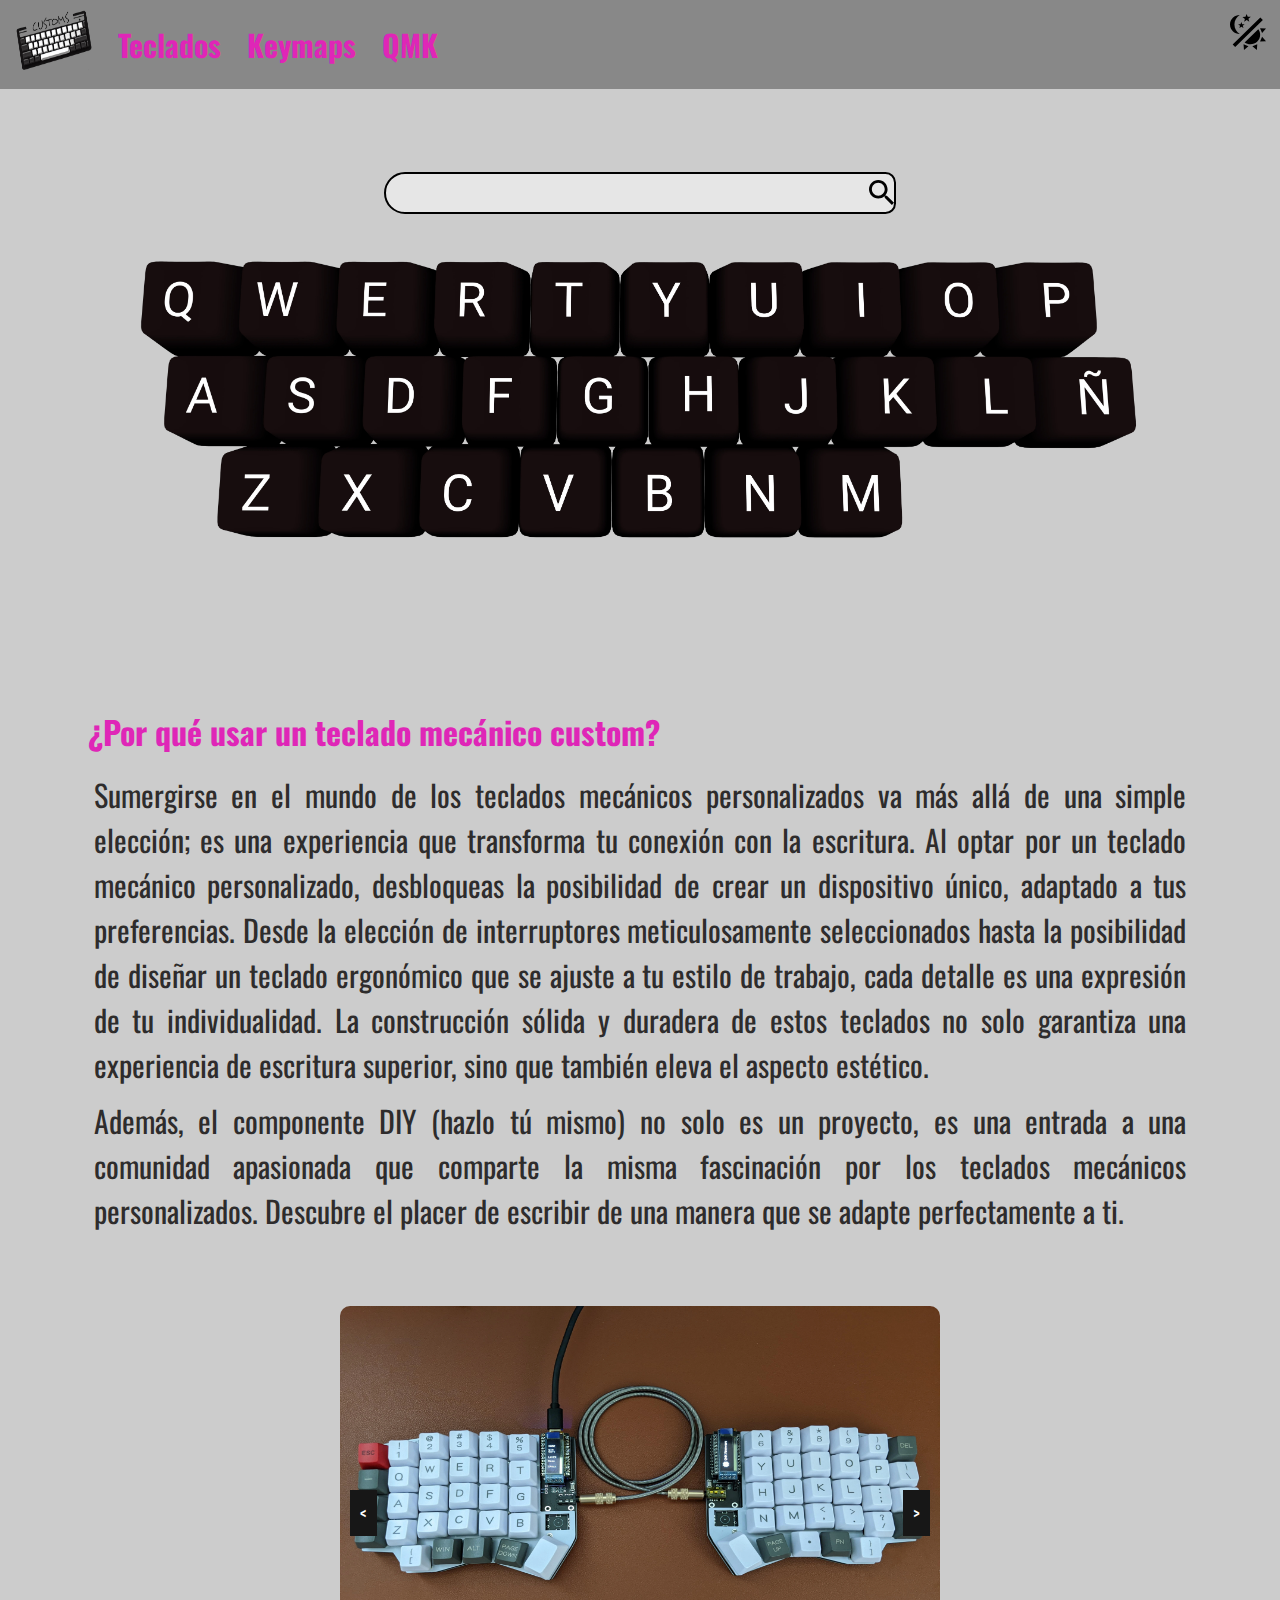
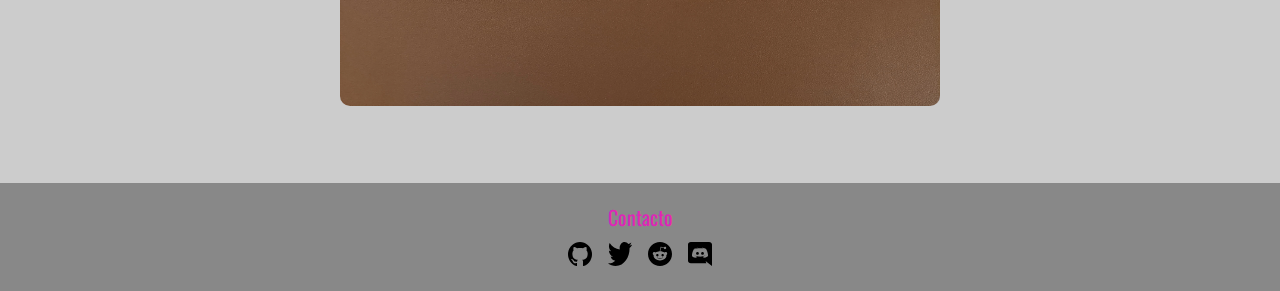
<file: index.html>
<!DOCTYPE html>
<html lang="es">

<head>
  <meta charset="UTF-8">
  <meta name="viewport" content="width=device-width, initial-scale=1.0">
  <title>CKHUB</title>
  <link rel="icon" type="image/x-icon" href="./imagenes/favicon.ico">
  <link rel="stylesheet" href="css/main.css"> <!-- Estilos globales -->
  <link rel="stylesheet" href="css/index.css"> <!-- Estilo propia página -->
  <link rel="preconnect" href="https://fonts.googleapis.com">
  <link rel="preconnect" href="https://fonts.gstatic.com" crossorigin>
  <link href="https://fonts.googleapis.com/css2?family=Oswald:wght@200;300;400;500;600;700&display=swap" rel="stylesheet">
</head>

<body class="modoOscuro" id="body">
  <header>
    <nav>
      <a href="index.html"><img src="imagenes/logo.png" alt="CKHUB-logo" id="logo"></a>
      <a href="teclados.html">Teclados</a>
      <a href="keymaps.html">Keymaps</a>
      <a href="qmkInfo.html">QMK</a>
      <a href="#" onclick="return modoOscuro()"><img src="imagenes/iconos/theme.svg" alt="themeImg" class="themeImg"></a>
    </nav>
  </header>
  <main>
    <section class="secBusqueda">
      <input type="search" name="busqueda" id="busqueda">
      <img src="imagenes/tecladoInicio.webp" alt="tecladoInicio" id="imgTecladoInicio">
    </section>
    <section class="secIntro">
      <div>
        <h1>¿Por qué usar un teclado mecánico custom?</h1>
        <p class="pIntrod">Sumergirse en el mundo de los teclados mecánicos personalizados va más allá de una simple elección; es una experiencia que transforma tu conexión con la escritura. Al optar por un teclado mecánico personalizado, desbloqueas la posibilidad de crear un dispositivo único, adaptado a tus preferencias. Desde la elección de interruptores meticulosamente seleccionados hasta la posibilidad de diseñar un teclado ergonómico que se ajuste a tu estilo de trabajo, cada detalle es una expresión de tu individualidad. La construcción sólida y duradera de estos teclados no solo garantiza una experiencia de escritura superior, sino que también eleva el aspecto estético.
        </p>
        <p class="pIntrod">Además, el componente DIY (hazlo tú mismo) no solo es un proyecto, es una entrada a una comunidad apasionada que comparte la misma fascinación por los teclados mecánicos personalizados. Descubre el placer de escribir de una manera que se adapte perfectamente a ti.</p>
        <div class="divSlider">
          <button class="left" onclick="cambiarImagen('anterior')">&lt;</button>
          <img src="imagenes/teclados/sofle/sofle.webp" alt="Imagen" id="imgSlider">
          <button class="right" onclick="cambiarImagen('siguiente')">&gt;</button>
        </div>
      </div>
    </section>
  </main>
  <footer>
    <a href="contacto.html">Contacto</a>
    <div>
      <a href="https://github.com" target="_blank"> <img src="imagenes/iconos/github.svg" alt="github"> </a>
      <a href="https://twitter.com" target="_blank"> <img src="imagenes/iconos/twitter.svg" alt="twitter"> </a>
      <a href="https://reddit.com" target="_blank"> <img src="imagenes/iconos/reddit.svg" alt="reddit"> </a>
      <a href="https://discord.com" target="_blank"> <img src="imagenes/iconos/discord.svg" alt="discord"> </a>
    </div>
  </footer>
  <script src="js/index.js"></script>
</body>

</html>
</file>
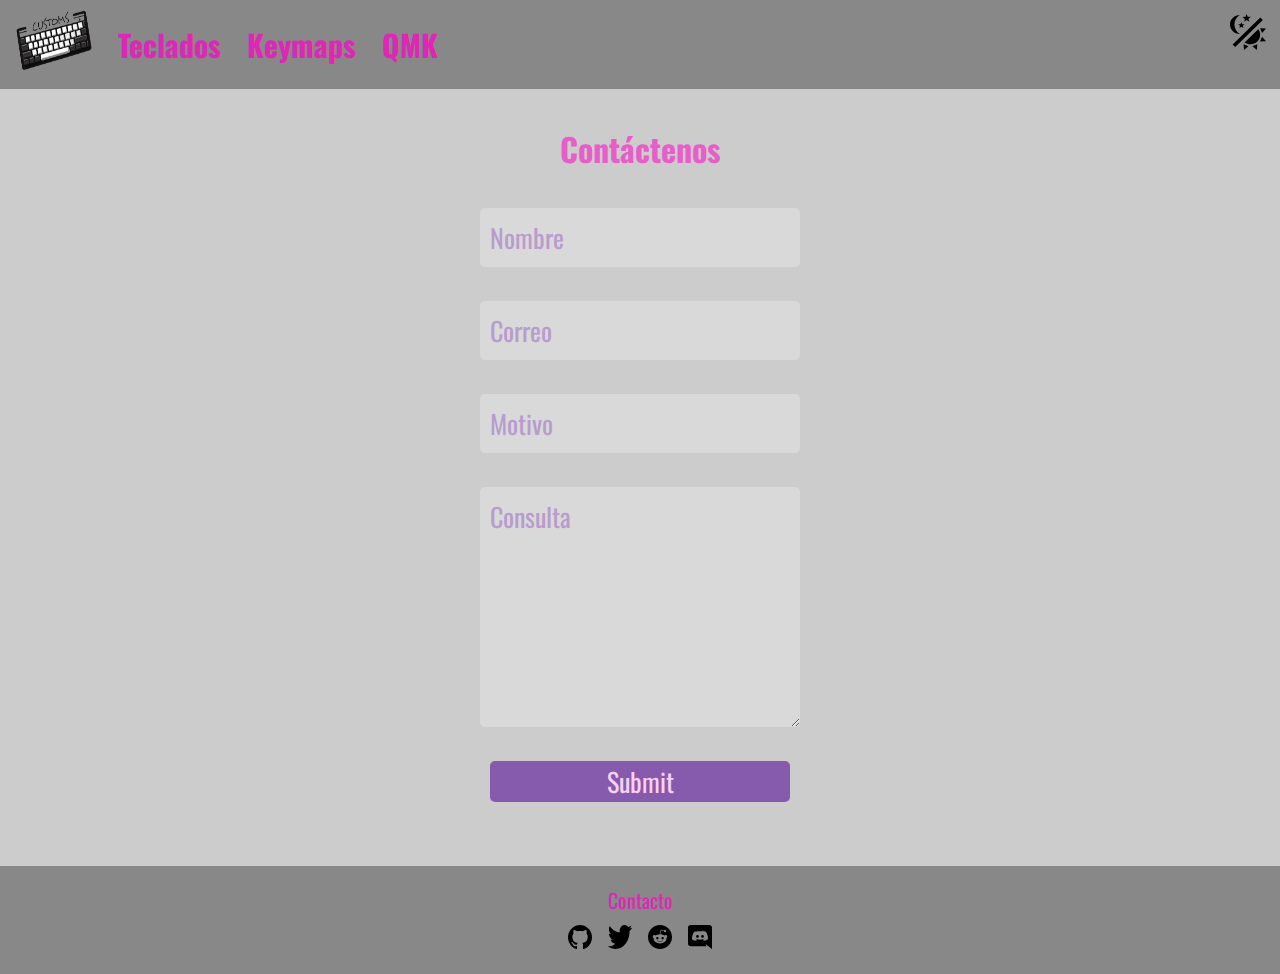
<file: contacto.html>
<!DOCTYPE html>
<html lang="es">

<head>
  <meta charset="UTF-8">
  <meta name="viewport" content="width=device-width, initial-scale=1.0">
  <title>CKHUB</title>
  <link rel="stylesheet" href="css/main.css"> <!-- Estilos globales -->
  <link rel="stylesheet" href="css/contacto.css"> <!-- Estilo propia página -->
  <link rel="preconnect" href="https://fonts.googleapis.com">
  <link rel="preconnect" href="https://fonts.gstatic.com" crossorigin>
  <link href="https://fonts.googleapis.com/css2?family=Oswald:wght@200;300;400;500;600;700&display=swap"
    rel="stylesheet">
</head>

<body class="modoOscuro" id="body">
  <header>
    <nav>
      <a href="index.html"><img src="imagenes/logo.png" alt="CKHUB-logo" id="logo"></a>
      <a href="teclados.html">Teclados</a>
      <a href="keymaps.html">Keymaps</a>
      <a href="qmkInfo.html">QMK</a>
      <a href="#" onclick="return modoOscuro()"><img src="imagenes/iconos/theme.svg" alt="themeImg" class="themeImg"></a>
    </nav>
  </header>
  <main>
    <section class="secForm">
      <form>
        <h3>Contáctenos</h3>
        <input type="text" id="nombre" placeholder="Nombre" required><br>
        <input type="text" id="corre" placeholder="Correo" pattern="[a-zA-Z0-9._%+-]+@[a-zA-Z0-9.-]+\.[a-zA-Z]{2,}$" required><br>
        <input type="text" id="motivo" placeholder="Motivo" required><br>
        <textarea name="text" id="text" cols="40" rows="20" placeholder="Consulta" required></textarea><br>
        <input type="submit" >
      </form>
    </section>
  </main>
  <footer>
    <a href="contacto.html">Contacto</a>
    <div>
      <a href="https://github.com" target="_blank"> <img src="imagenes/iconos/github.svg" alt="github"> </a>
      <a href="https://twitter.com" target="_blank"> <img src="imagenes/iconos/twitter.svg" alt="twitter"> </a>
      <a href="https://reddit.com" target="_blank"> <img src="imagenes/iconos/reddit.svg" alt="reddit"> </a>
      <a href="https://discord.com" target="_blank"> <img src="imagenes/iconos/discord.svg" alt="discord"> </a>
    </div>
  </footer>

  <script src="js/index.js"></script>
</body>

</html>
</file>
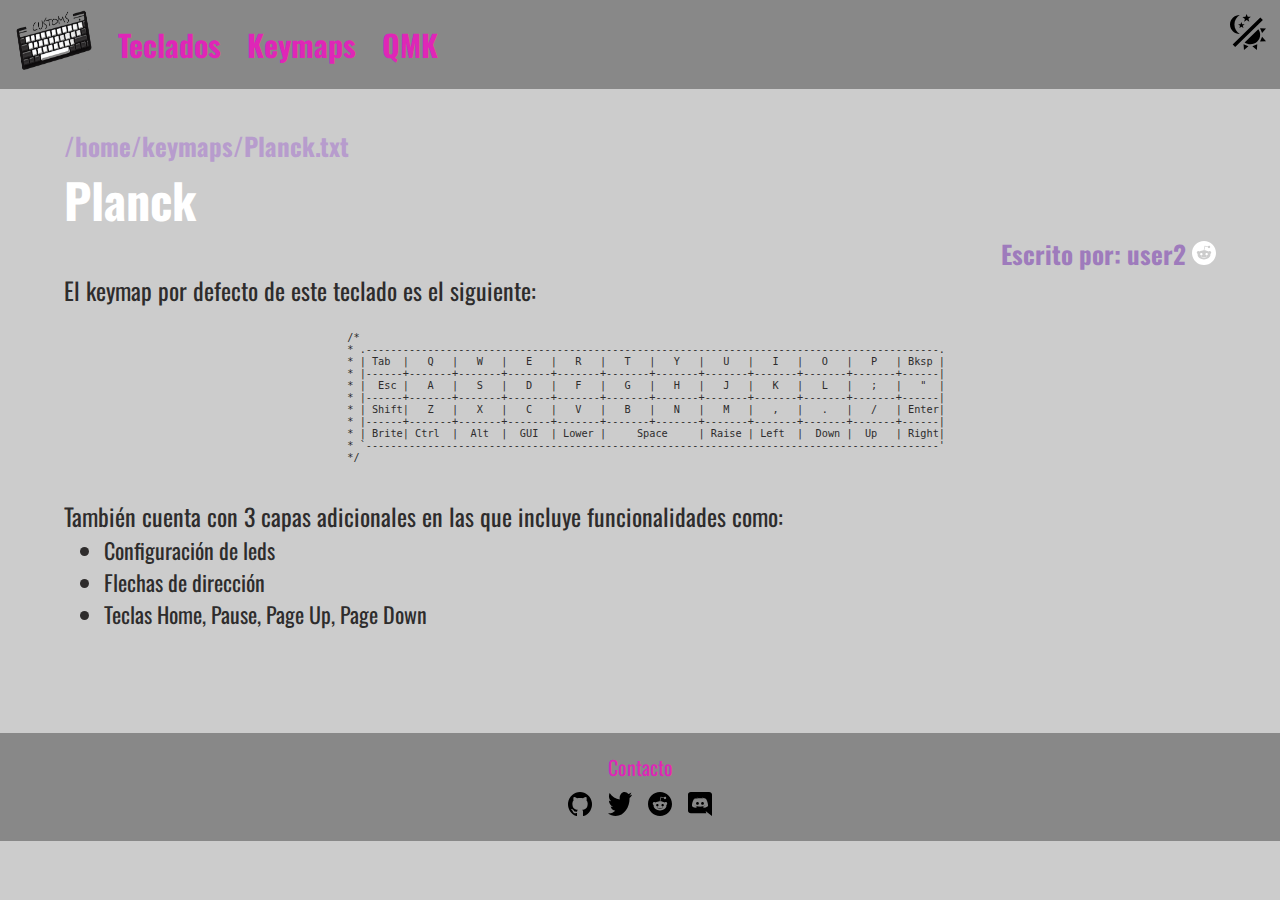
<file: keymaps-planck.html>
<!DOCTYPE html>
<html lang="es">

<head>
  <meta charset="UTF-8">
  <meta name="viewport" content="width=device-width, initial-scale=1.0">
  <title>CKHUB</title>
  <link rel="stylesheet" href="css/main.css"> <!-- Estilos globales -->
  <link rel="stylesheet" href="css/keymapsInfo.css"> <!-- Estilo propia página -->
  <link rel="preconnect" href="https://fonts.googleapis.com">
  <link rel="preconnect" href="https://fonts.gstatic.com" crossorigin>
  <link href="https://fonts.googleapis.com/css2?family=Oswald:wght@200;300;400;500;600;700&display=swap"
    rel="stylesheet">
</head>

<body class="modoOscuro" id="body">
  <header>
    <nav>
      <a href="index.html"><img src="imagenes/logo.png" alt="CKHUB-logo" id="logo"></a>
      <a href="teclados.html">Teclados</a>
      <a href="keymaps.html">Keymaps</a>
      <a href="qmkInfo.html">QMK</a>
      <a href="#" onclick="return modoOscuro()"><img src="imagenes/iconos/theme.svg" alt="themeImg" class="themeImg"></a>
    </nav>
  </header>
  <main>
    <section class="secInfoKeymap">
      <h4 class="ruta">
        <a href="index.html">/home/</a>
        <a href="keymaps.html">keymaps/</a>
        <a href="keymaps-planck.html">Planck.txt</a>
      </h4>
      <h1 class="titulo">Planck</h1>
      <h4 class="usuario">Escrito por: user2 <a href="github.com"><img src="imagenes/iconos/reddit.svg" alt=""></a></h4>
      <section class="infoKeymap">
        <p>El keymap por defecto de este teclado es el siguiente:</p>
        <div class="keymap">
          <pre>
  /*
  * .---------------------------------------------------------------------------------------------.
  * | Tab  |   Q   |   W   |   E   |   R   |   T   |   Y   |   U   |   I   |   O   |   P   | Bksp |
  * |------+-------+-------+-------+-------+-------+-------+-------+-------+-------+-------+------|
  * |  Esc |   A   |   S   |   D   |   F   |   G   |   H   |   J   |   K   |   L   |   ;   |   "  |
  * |------+-------+-------+-------+-------+-------+-------+-------+-------+-------+-------+------|
  * | Shift|   Z   |   X   |   C   |   V   |   B   |   N   |   M   |   ,   |   .   |   /   | Enter|
  * |------+-------+-------+-------+-------+-------+-------+-------+-------+-------+-------+------|
  * | Brite| Ctrl  |  Alt  |  GUI  | Lower |     Space     | Raise | Left  |  Down |  Up   | Right|
  * `---------------------------------------------------------------------------------------------'
  */
          </pre>
        </div>
        <p>También cuenta con 3 capas adicionales en las que incluye funcionalidades como:</p>
        <ul>
          <li>Configuración de leds</li>
          <li>Flechas de dirección</li>
          <li>Teclas Home, Pause, Page Up, Page Down</li>
        </ul>
      </section>
    </section>
  </main>
  <footer>
    <a href="contacto.html">Contacto</a>
    <div>
      <a href="https://github.com" target="_blank"> <img src="imagenes/iconos/github.svg" alt="github"> </a>
      <a href="https://twitter.com" target="_blank"> <img src="imagenes/iconos/twitter.svg" alt="twitter"> </a>
      <a href="https://reddit.com" target="_blank"> <img src="imagenes/iconos/reddit.svg" alt="reddit"> </a>
      <a href="https://discord.com" target="_blank"> <img src="imagenes/iconos/discord.svg" alt="discord"> </a>
    </div>
  </footer>

  <script src="js/index.js"></script>
</body>

</html>
</file>
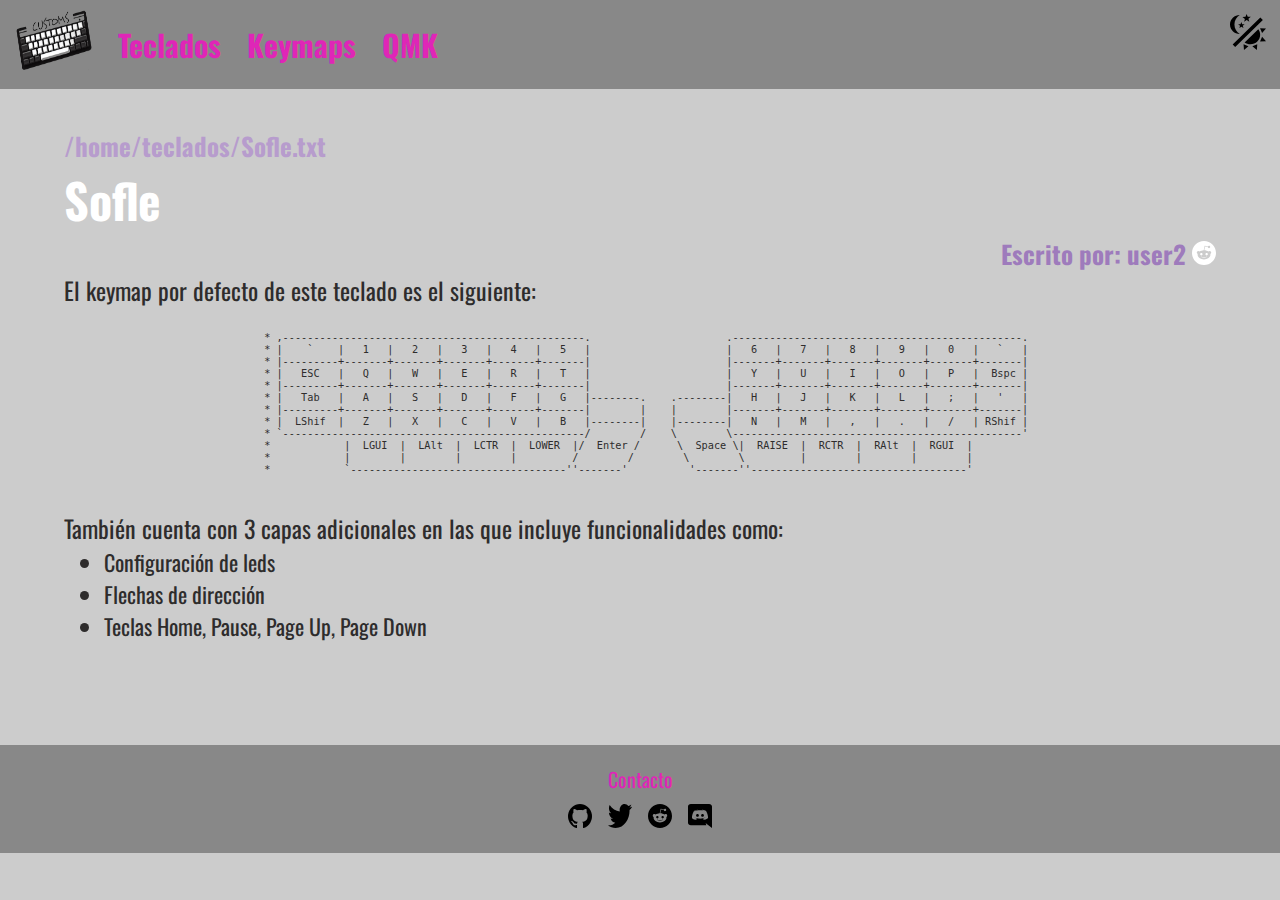
<file: keymaps-sofle.html>
<!DOCTYPE html>
<html lang="es">

<head>
  <meta charset="UTF-8">
  <meta name="viewport" content="width=device-width, initial-scale=1.0">
  <title>CKHUB</title>
  <link rel="stylesheet" href="css/main.css"> <!-- Estilos globales -->
  <link rel="stylesheet" href="css/keymapsInfo.css"> <!-- Estilo propia página -->
  <link rel="preconnect" href="https://fonts.googleapis.com">
  <link rel="preconnect" href="https://fonts.gstatic.com" crossorigin>
  <link href="https://fonts.googleapis.com/css2?family=Oswald:wght@200;300;400;500;600;700&display=swap"
    rel="stylesheet">
</head>

<body class="modoOscuro" id="body">
  <header>
    <nav>
      <a href="index.html"><img src="imagenes/logo.png" alt="CKHUB-logo" id="logo"></a>
      <a href="teclados.html">Teclados</a>
      <a href="keymaps.html">Keymaps</a>
      <a href="qmkInfo.html">QMK</a>
      <a href="#" onclick="return modoOscuro()"><img src="imagenes/iconos/theme.svg" alt="themeImg" class="themeImg"></a>
    </nav>
  </header>
  <main>
    <section class="secInfoKeymap">
      <h4 class="ruta">
        <a href="index.html">/home/</a>
        <a href="keymaps.html">teclados/</a>
        <a href="keymaps-sofle.html">Sofle.txt</a>
      </h4>
      <h1 class="titulo">Sofle</h1>
      <h4 class="usuario">Escrito por: user2 <a href="github.com"><img src="imagenes/iconos/reddit.svg" alt=""></a></h4>
      <section class="infoKeymap">
        <p>El keymap por defecto de este teclado es el siguiente:</p>
        <div class="keymap">
          <pre>
  * ,-------------------------------------------------.                      .-----------------------------------------------.
  * |    `    |   1   |   2   |   3   |   4   |   5   |                      |   6   |   7   |   8   |   9   |   0   |   `   |
  * |---------+-------+-------+-------+-------+-------|                      |-------+-------+-------+-------+-------+-------|
  * |   ESC   |   Q   |   W   |   E   |   R   |   T   |                      |   Y   |   U   |   I   |   O   |   P   |  Bspc |
  * |---------+-------+-------+-------+-------+-------|                      |-------+-------+-------+-------+-------+-------|
  * |   Tab   |   A   |   S   |   D   |   F   |   G   |--------.    .--------|   H   |   J   |   K   |   L   |   ;   |   '   |
  * |---------+-------+-------+-------+-------+-------|        |    |        |-------+-------+-------+-------+-------+-------|
  * |  LShif  |   Z   |   X   |   C   |   V   |   B   |--------|    |--------|   N   |   M   |   ,   |   .   |   /   | RShif |
  * `-------------------------------------------------/        /    \        \-----------------------------------------------'
  *            |  LGUI  |  LAlt  |  LCTR  |  LOWER  |/  Enter /      \  Space \|  RAISE  |  RCTR  |  RAlt  |  RGUI  |
  *            |        |        |        |         /        /        \        \         |        |        |        |
  *            `-----------------------------------''-------'          '-------''-----------------------------------'
          </pre>
        </div>
        <p>También cuenta con 3 capas adicionales en las que incluye funcionalidades como:</p>
        <ul>
          <li>Configuración de leds</li>
          <li>Flechas de dirección</li>
          <li>Teclas Home, Pause, Page Up, Page Down</li>
        </ul>
      </section>
    </section>
  </main>
  <footer>
    <a href="contacto.html">Contacto</a>
    <div>
      <a href="https://github.com" target="_blank"> <img src="imagenes/iconos/github.svg" alt="github"> </a>
      <a href="https://twitter.com" target="_blank"> <img src="imagenes/iconos/twitter.svg" alt="twitter"> </a>
      <a href="https://reddit.com" target="_blank"> <img src="imagenes/iconos/reddit.svg" alt="reddit"> </a>
      <a href="https://discord.com" target="_blank"> <img src="imagenes/iconos/discord.svg" alt="discord"> </a>
    </div>
  </footer>

  <script src="js/index.js"></script>
</body>

</html>
</file>
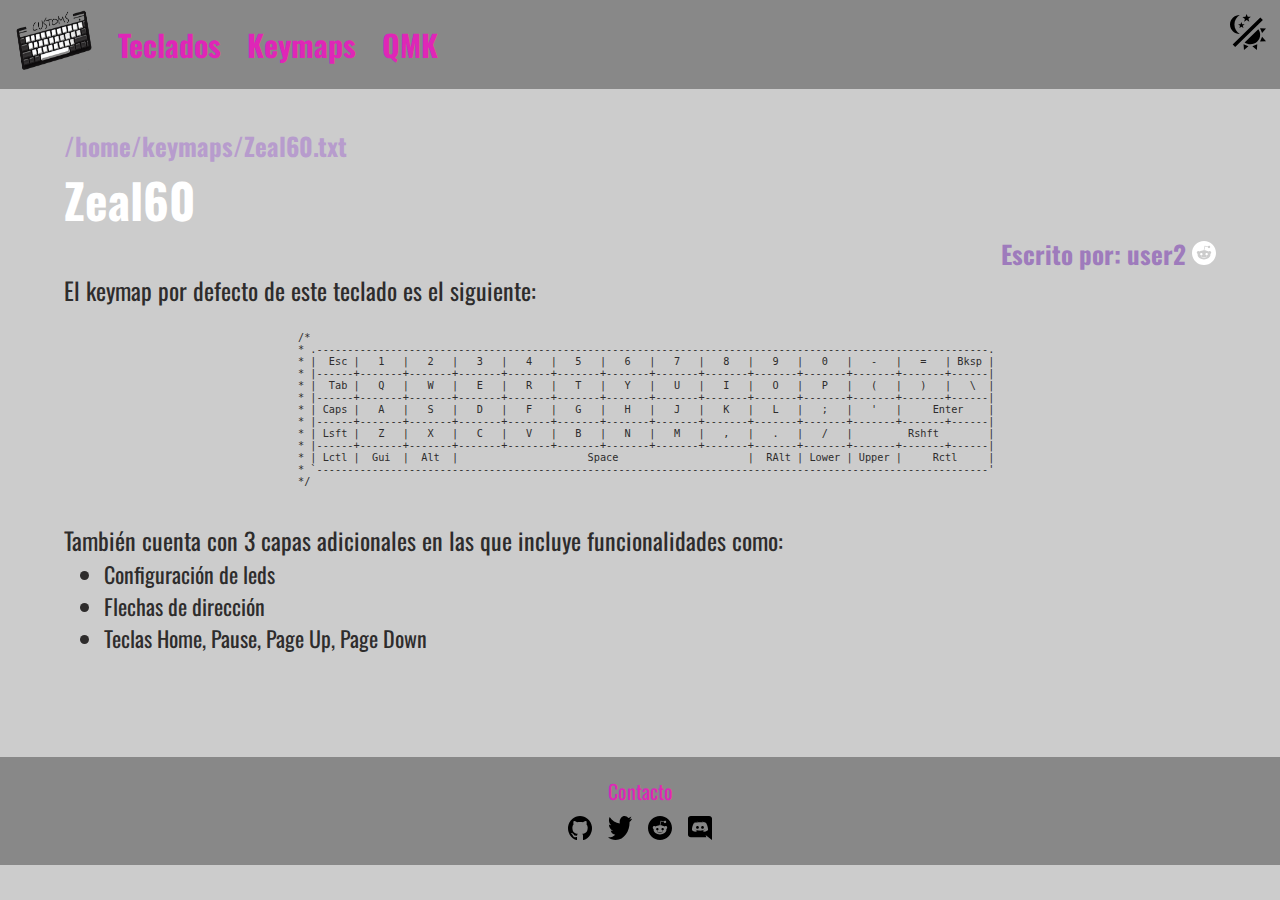
<file: keymaps-zeal60.html>
<!DOCTYPE html>
<html lang="es">

<head>
  <meta charset="UTF-8">
  <meta name="viewport" content="width=device-width, initial-scale=1.0">
  <title>CKHUB</title>
  <link rel="stylesheet" href="css/main.css"> <!-- Estilos globales -->
  <link rel="stylesheet" href="css/keymapsInfo.css"> <!-- Estilo propia página -->
  <link rel="preconnect" href="https://fonts.googleapis.com">
  <link rel="preconnect" href="https://fonts.gstatic.com" crossorigin>
  <link href="https://fonts.googleapis.com/css2?family=Oswald:wght@200;300;400;500;600;700&display=swap"
    rel="stylesheet">
</head>

<body class="modoOscuro" id="body">
  <header>
    <nav>
      <a href="index.html"><img src="imagenes/logo.png" alt="CKHUB-logo" id="logo"></a>
      <a href="teclados.html">Teclados</a>
      <a href="keymaps.html">Keymaps</a>
      <a href="qmkInfo.html">QMK</a>
      <a href="#" onclick="return modoOscuro()"><img src="imagenes/iconos/theme.svg" alt="themeImg" class="themeImg"></a>
    </nav>
  </header>
  <main>
    <section class="secInfoKeymap">
      <h4 class="ruta">
        <a href="index.html">/home/</a>
        <a href="keymaps.html">keymaps/</a>
        <a href="keymaps-zeal60.html">Zeal60.txt</a>
      </h4>
      <h1 class="titulo">Zeal60</h1>
      <h4 class="usuario">Escrito por: user2 <a href="github.com"><img src="imagenes/iconos/reddit.svg" alt=""></a></h4>
      <section class="infoKeymap">
        <p>El keymap por defecto de este teclado es el siguiente:</p>
        <div class="keymap">
          <pre>
  /*
  * .-------------------------------------------------------------------------------------------------------------.
  * |  Esc |   1   |   2   |   3   |   4   |   5   |   6   |   7   |   8   |   9   |   0   |   -   |   =   | Bksp |
  * |------+-------+-------+-------+-------+-------+-------+-------+-------+-------+-------+-------+-------+------|
  * |  Tab |   Q   |   W   |   E   |   R   |   T   |   Y   |   U   |   I   |   O   |   P   |   (   |   )   |   \  |
  * |------+-------+-------+-------+-------+-------+-------+-------+-------+-------+-------+-------+-------+------|
  * | Caps |   A   |   S   |   D   |   F   |   G   |   H   |   J   |   K   |   L   |   ;   |   '   |     Enter    |
  * |------+-------+-------+-------+-------+-------+-------+-------+-------+-------+-------+-------+-------+------|
  * | Lsft |   Z   |   X   |   C   |   V   |   B   |   N   |   M   |   ,   |   .   |   /   |         Rshft        |
  * |------+-------+-------+-------+-------+-------+-------+-------+-------+-------+-------+-------+-------+------|
  * | Lctl |  Gui  |  Alt  |                     Space                     |  RAlt | Lower | Upper |     Rctl     |
  * `-------------------------------------------------------------------------------------------------------------'
  */
            </pre>
        </div>
        <p>También cuenta con 3 capas adicionales en las que incluye funcionalidades como:</p>
        <ul>
          <li>Configuración de leds</li>
          <li>Flechas de dirección</li>
          <li>Teclas Home, Pause, Page Up, Page Down</li>
        </ul>
      </section>
    </section>
  </main>
  <footer>
    <a href="contacto.html">Contacto</a>
    <div>
      <a href="https://github.com" target="_blank"> <img src="imagenes/iconos/github.svg" alt="github"> </a>
      <a href="https://twitter.com" target="_blank"> <img src="imagenes/iconos/twitter.svg" alt="twitter"> </a>
      <a href="https://reddit.com" target="_blank"> <img src="imagenes/iconos/reddit.svg" alt="reddit"> </a>
      <a href="https://discord.com" target="_blank"> <img src="imagenes/iconos/discord.svg" alt="discord"> </a>
    </div>
  </footer>
  <script src="js/index.js"></script>
</body>

</html>
</file>
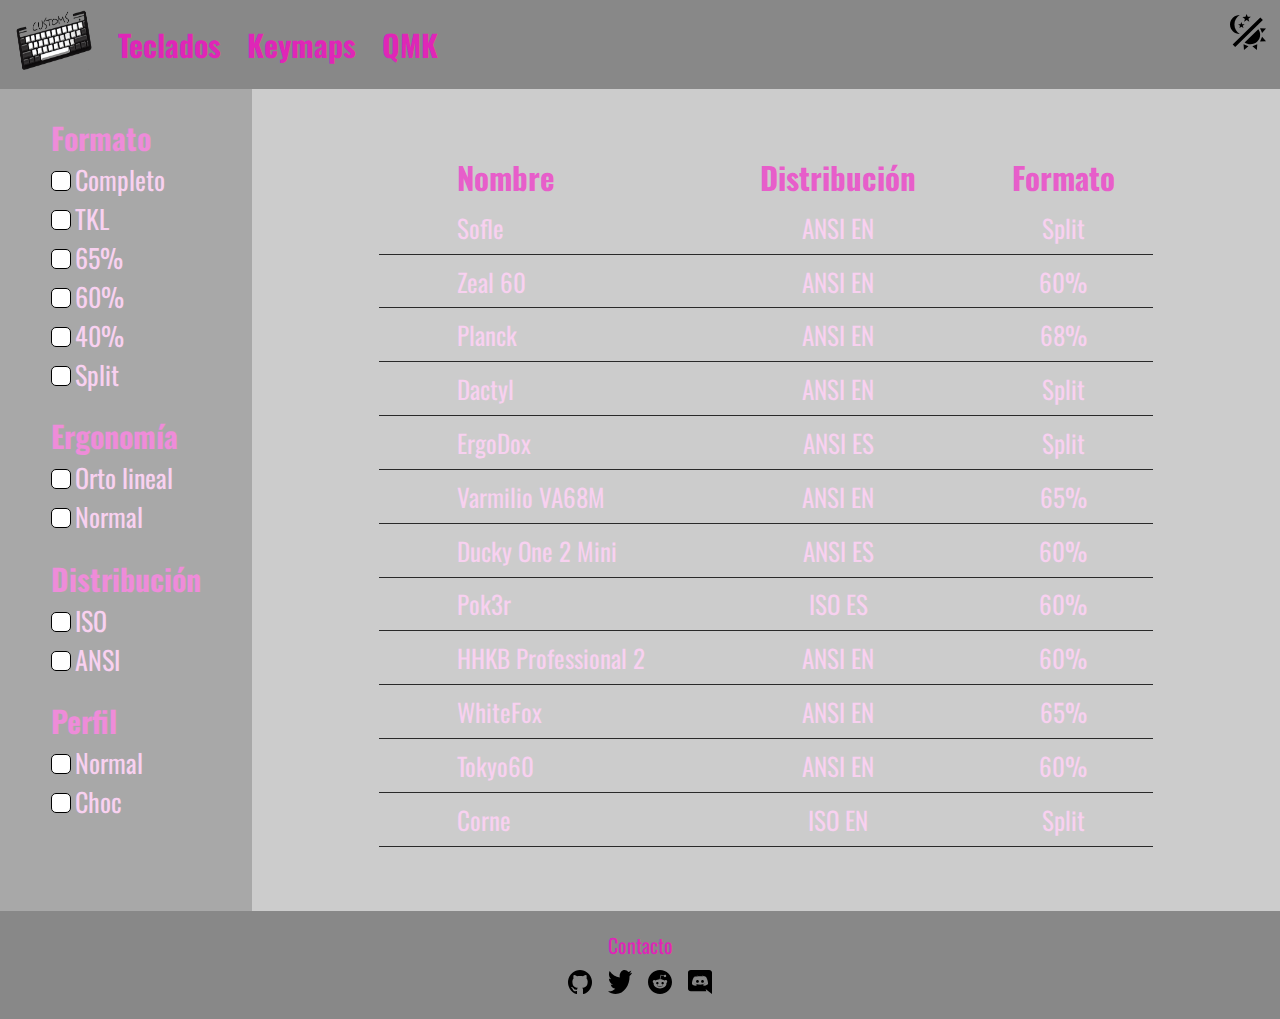
<file: keymaps.html>
<!DOCTYPE html>
<html lang="es">

<head>
  <meta charset="UTF-8">
  <meta name="viewport" content="width=device-width, initial-scale=1.0">
  <title>CKHUB</title>
  <link rel="stylesheet" href="css/main.css"> <!-- Estilos globales -->
  <link rel="stylesheet" href="css/keymapsInicio.css"> <!-- Estilo propia página -->
  <link rel="preconnect" href="https://fonts.googleapis.com">
  <link rel="preconnect" href="https://fonts.gstatic.com" crossorigin>
  <link href="https://fonts.googleapis.com/css2?family=Oswald:wght@200;300;400;500;600;700&display=swap"
    rel="stylesheet">
</head>

<body class="modoOscuro" id="body">
  <header>
    <nav>
      <a href="index.html"><img src="imagenes/logo.png" alt="CKHUB-logo" id="logo"></a>
      <a href="teclados.html">Teclados</a>
      <a href="keymaps.html">Keymaps</a>
      <a href="qmkInfo.html">QMK</a>
      <a href="#" onclick="return modoOscuro()"><img src="imagenes/iconos/theme.svg" alt="themeImg"
          class="themeImg"></a>
    </nav>
  </header>
  <main>
    <div class="pagTeclados">
      <section class="secFiltros">
        <div class="filtros">
          <h5>Formato</h5>
          <div class="opcionesFiltros">
            <input type="checkbox" value="completo" id="completo">
            <label for="completo">Completo</label><br>
            <input type="checkbox" value="tkl" id="tkl">
            <label for="tkl">TKL</label><br>
            <input type="checkbox" value="65" id="65">
            <label for="65">65%</label><br>
            <input type="checkbox" value="60" id="60">
            <label for="60">60%</label><br>
            <input type="checkbox" value="40" id="40">
            <label for="40">40%</label><br>
            <input type="checkbox" value="split" id="split">
            <label for="split">Split</label><br>
          </div>
          <h5>Ergonomía</h5>
          <div class="e">
            <input type="checkbox" value="ortolineal" id="ortolineal">
            <label for="ortolineal">Orto lineal</label><br>
            <input type="checkbox" value="normal-Ergo" id="normal-Ergo">
            <label for="normal-Ergo">Normal</label><br>
          </div>

          <h5>Distribución</h5>
          <div class="e">
            <input type="checkbox" value="iso" id="iso">
            <label for="iso">ISO</label><br>
            <input type="checkbox" value="ansi" id="ansi">
            <label for="ansi">ANSI</label><br>
          </div>

          <h5>Perfil</h5>
          <div class="e">
            <input type="checkbox" value="normal-Perfil" id="normal-Perfil">
            <label for="normal-Perfil">Normal</label><br>
            <input type="checkbox" value="choc" id="choc">
            <label for="choc">Choc</label><br>
          </div>
        </div>
      </section>
      <section class="secKeymaps">
        <table>
          <thead>
            <tr>
              <th>Nombre</th>
              <th>Distribución</th>
              <th>Formato</th>
            </tr>
          </thead>
          <tbody>
            <tr>
              <td><a href="keymaps-sofle.html">Sofle</a></td>
              <td><a href="keymaps-sofle.html">ANSI EN</a></td>
              <td><a href="keymaps-sofle.html">Split</a></td>
            </tr>
            <tr>
              <td><a href="keymaps-zeal60.html">Zeal 60</a></td>
              <td><a href="keymaps-zeal60.html">ANSI EN</a></td>
              <td><a href="keymaps-zeal60.html">60%</a></td>
            </tr>
            <tr>
              <td><a href="keymaps-planck.html">Planck</a></td>
              <td><a href="keymaps-planck.html">ANSI EN</a></td>
              <td><a href="keymaps-planck.html">68%</a></td>
            </tr>
            <tr>
              <td><a href="error.html">Dactyl</a></td>
              <td><a href="error.html">ANSI EN</a></td>
              <td><a href="error.html">Split</a></td>
            </tr>
            <tr>
              <td><a href="error.html">ErgoDox</a></td>
              <td><a href="error.html">ANSI ES</a></td>
              <td><a href="error.html">Split</a></td>
            </tr>
            <tr>
              <td><a href="error.html">Varmilio VA68M</a></td>
              <td><a href="error.html">ANSI EN</a></td>
              <td><a href="error.html">65%</a></td>
            </tr>
            <tr>
              <td><a href="error.html">Ducky One 2 Mini</a></td>
              <td><a href="error.html">ANSI ES</a></td>
              <td><a href="error.html">60%</a></td>
            </tr>
            <tr>
              <td><a href="error.html">Pok3r</a></td>
              <td><a href="error.html">ISO ES</a></td>
              <td><a href="error.html">60%</a></td>
            </tr>
            <tr>
              <td><a href="error.html">HHKB Professional 2</a></td>
              <td><a href="error.html">ANSI EN</a></td>
              <td><a href="error.html">60%</a></td>
            </tr>
            <tr>
              <td><a href="error.html">WhiteFox</a></td>
              <td><a href="error.html">ANSI EN</a></td>
              <td><a href="error.html">65%</a></td>
            </tr>
            <tr>
              <td><a href="error.html">Tokyo60</a></td>
              <td><a href="error.html">ANSI EN</a></td>
              <td><a href="error.html">60%</a></td>
            </tr>
            <tr>
              <td><a href="error.html">Corne</a></td>
              <td><a href="error.html">ISO EN</a></td>
              <td><a href="error.html">Split</a></td>
            </tr>
          </tbody>
        </table>
      </section>
    </div>
  </main>
  <footer>
    <a href="contacto.html">Contacto</a>
    <div>
      <a href="https://github.com" target="_blank"> <img src="imagenes/iconos/github.svg" alt="github"> </a>
      <a href="https://twitter.com" target="_blank"> <img src="imagenes/iconos/twitter.svg" alt="twitter"> </a>
      <a href="https://reddit.com" target="_blank"> <img src="imagenes/iconos/reddit.svg" alt="reddit"> </a>
      <a href="https://discord.com" target="_blank"> <img src="imagenes/iconos/discord.svg" alt="discord"> </a>
    </div>
  </footer>
  <script src="js/index.js"></script>
</body>
</html>
</file>
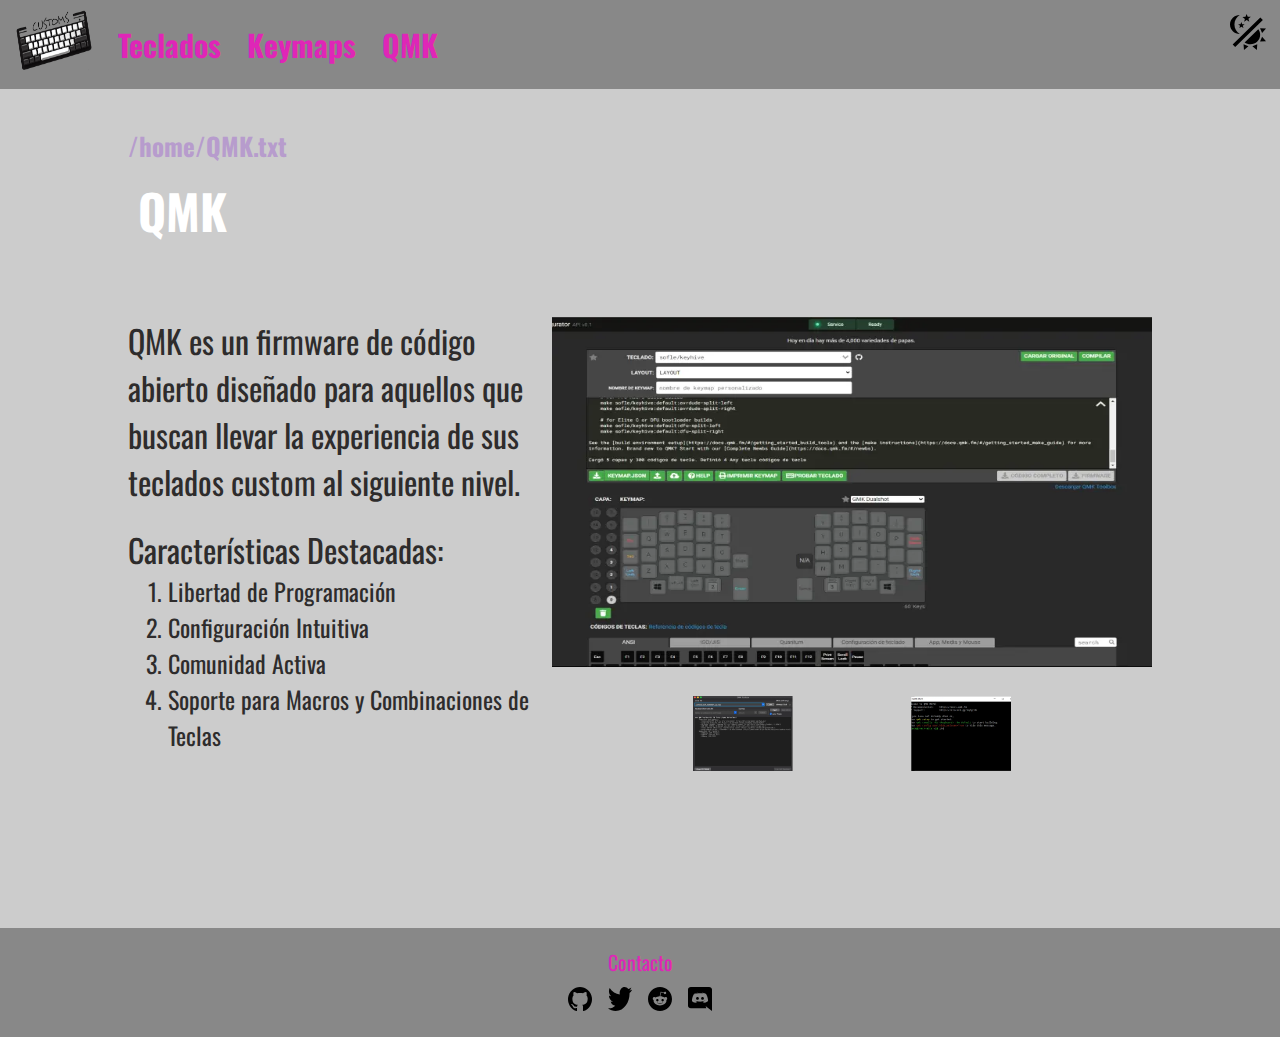
<file: qmkInfo.html>
<!DOCTYPE html>
<html lang="es">

<head>
  <meta charset="UTF-8">
  <meta name="viewport" content="width=device-width, initial-scale=1.0">
  <title>CKHUB</title>
  <link rel="stylesheet" href="css/main.css"> <!-- Estilos globales -->
  <link rel="stylesheet" href="css/qmk.css"> <!-- Estilo propia página -->
  <link rel="preconnect" href="https://fonts.googleapis.com">
  <link rel="preconnect" href="https://fonts.gstatic.com" crossorigin>
  <link href="https://fonts.googleapis.com/css2?family=Oswald:wght@200;300;400;500;600;700&display=swap"
    rel="stylesheet">
</head>

<body class="modoOscuro" id="body">
  <header>
    <nav>
      <a href="index.html"><img src="imagenes/logo.png" alt="CKHUB-logo" id="logo"></a>
      <a href="teclados.html">Teclados</a>
      <a href="keymaps.html">Keymaps</a>
      <a href="qmkInfo.html">QMK</a>
      <a href="#" onclick="return modoOscuro()"><img src="imagenes/iconos/theme.svg" alt="themeImg" class="themeImg"></a>
    </nav>
  </header>
  <main>
    <section class="secInfoQMK">
      <h4 class="ruta">
        <a href="index.html">/home/</a>
        <a href="qmkInfo.html">QMK.txt</a>
      </h4>
      <h1 class="titulo">QMK</h1>
      <section class="infoQMK">
        <div>
          <p>QMK es un firmware de código abierto diseñado para aquellos que buscan llevar la experiencia de sus teclados custom al siguiente nivel.</p>
          <p> Características Destacadas:</p>
          <ol>
            <li>Libertad de Programación</li>
            <li>Configuración Intuitiva</li>
            <li>Comunidad Activa</li>
            <li>Soporte para Macros y Combinaciones de Teclas</li>
          </ol>
        </div>
        <section class="infoQMKImagenes">
          <img src="imagenes/qmk/qmk1.webp" alt="img-qmk" class="imgPrincipal">
          <div>
            <img src="imagenes/qmk/qmk2.webp" alt="img-qmk" class="imgSecundaria">
            <img src="imagenes/qmk/qmk3.webp" alt="img-qmk" class="imgSecundaria">
          </div>
        </section>
      </section>
    </section>
  </main>
  <footer>
    <a href="contacto.html">Contacto</a>
    <div>
      <a href="https://github.com" target="_blank"> <img src="imagenes/iconos/github.svg" alt="github"> </a>
      <a href="https://twitter.com" target="_blank"> <img src="imagenes/iconos/twitter.svg" alt="twitter"> </a>
      <a href="https://reddit.com" target="_blank"> <img src="imagenes/iconos/reddit.svg" alt="reddit"> </a>
      <a href="https://discord.com" target="_blank"> <img src="imagenes/iconos/discord.svg" alt="discord"> </a>
    </div>
  </footer>
  <script src="js/index.js"></script>
</body>

</html>
</file>
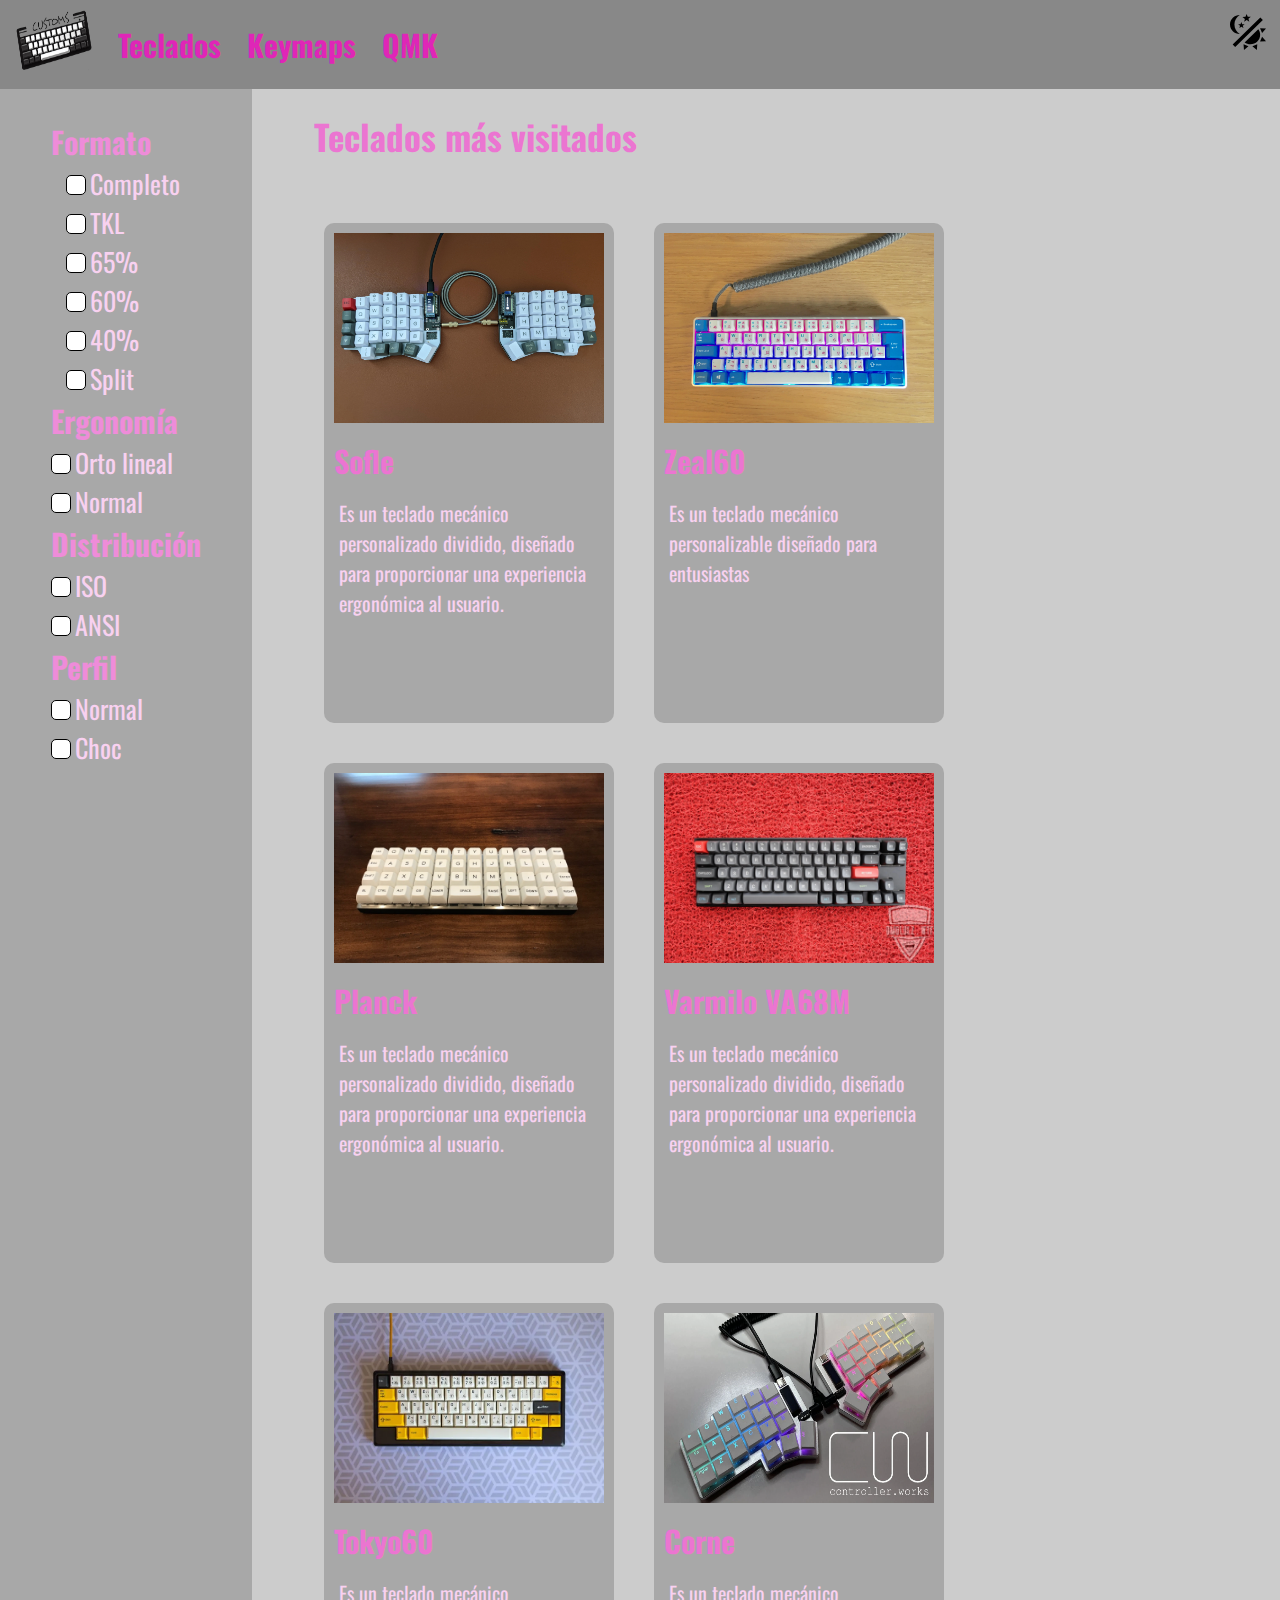
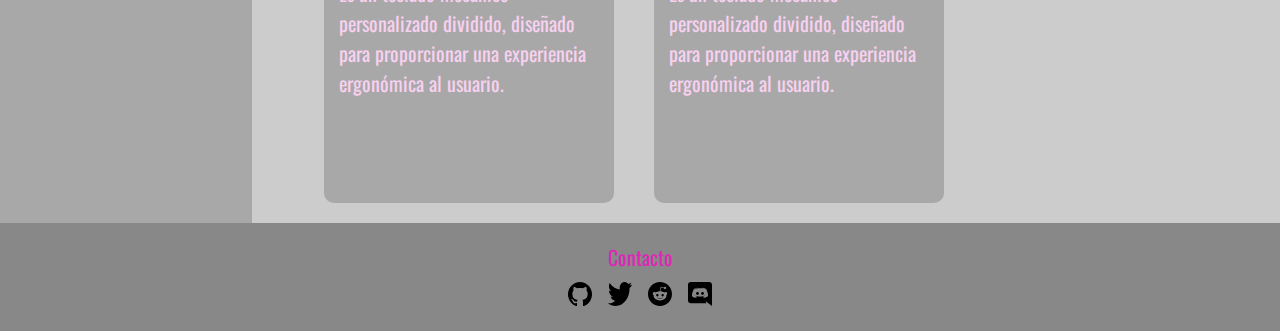
<file: teclados.html>
<!DOCTYPE html>
<html lang="es">

<head>
  <meta charset="UTF-8">
  <meta name="viewport" content="width=device-width, initial-scale=1.0">
  <title>CKHUB</title>
  <link rel="stylesheet" href="css/main.css"> <!-- Estilos globales -->
  <link rel="stylesheet" href="css/tecladosInicio.css"> <!-- Estilo propia página -->
  <link rel="preconnect" href="https://fonts.googleapis.com">
  <link rel="preconnect" href="https://fonts.gstatic.com" crossorigin>
  <link href="https://fonts.googleapis.com/css2?family=Oswald:wght@200;300;400;500;600;700&display=swap"
    rel="stylesheet">
</head>

<body class="modoOscuro" id="body">
  <header>
    <nav>
      <a href="index.html"><img src="imagenes/logo.png" alt="CKHUB-logo" id="logo"></a>
      <a href="teclados.html">Teclados</a>
      <a href="keymaps.html">Keymaps</a>
      <a href="qmkInfo.html">QMK</a>
      <a href="#" onclick="return modoOscuro()"><img src="imagenes/iconos/theme.svg" alt="themeImg" class="themeImg"></a>
    </nav>
  </header>
  <main>
    <div class="pagTeclados">
      <section class="secFiltros">
        <div class="filtros">
          <h5>Formato</h5>
          <div class="opcionesFiltros">
            <input type="checkbox" value="completo" id="completo">
            <label for="completo">Completo</label><br>
            <input type="checkbox" value="tkl" id="tkl">
            <label for="tkl">TKL</label><br>
            <input type="checkbox" value="65" id="65">
            <label for="65">65%</label><br>
            <input type="checkbox" value="60" id="60">
            <label for="60">60%</label><br>
            <input type="checkbox" value="40" id="40">
            <label for="40">40%</label><br>
            <input type="checkbox" value="split" id="split">
            <label for="split">Split</label><br>
          </div>
          <h5>Ergonomía</h5>
          <div class="e">
            <input type="checkbox" value="ortolineal" id="ortolineal">
            <label for="ortolineal">Orto lineal</label><br>
            <input type="checkbox" value="normal-Ergo" id="normal-Ergo">
            <label for="normal-Ergo">Normal</label><br>
          </div>

          <h5>Distribución</h5>
          <div class="e">
            <input type="checkbox" value="iso" id="iso">
            <label for="iso">ISO</label><br>
            <input type="checkbox" value="ansi" id="ansi">
            <label for="ansi">ANSI</label><br>
          </div>

          <h5>Perfil</h5>
          <div class="e">
            <input type="checkbox" value="normal-Perfil" id="normal-Perfil">
            <label for="normal-Perfil">Normal</label><br>
            <input type="checkbox" value="choc" id="choc">
            <label for="choc">Choc</label><br>
          </div>
        </div>
      </section>
      <section class="secTeclados">
        <h1>Teclados más visitados</h1>
        <div>
          <div class="divTeclado">
            <a href="teclado-sofle.html">
              <img src="imagenes/teclados/sofle/sofle.webp" alt="img-sofle">
              <h2>Sofle</h2>
            </a>
            <p>Es un teclado mecánico personalizado dividido, diseñado para proporcionar una experiencia ergonómica al usuario.</p>
          </div>
          <div class="divTeclado">
            <a href="teclado-zeal60.html">
              <img src="imagenes/teclados/zeal60/zeal60.webp" alt="img-zeal60">
              <h2>Zeal60</h2>
            </a>
            <p>Es un teclado mecánico personalizable diseñado para entusiastas</p>
          </div>
          <div class="divTeclado">
            <a href="teclado-planck.html">
              <img src="imagenes/teclados/planck/planck.webp" alt="img-planck">
              <h2>Planck</h2>
            </a>
            <p>Es un teclado mecánico personalizado dividido, diseñado para proporcionar una experiencia ergonómica al usuario.</p>
          </div>
          <div class="divTeclado">
            <a href="error.html">
              <img src="imagenes/teclados/varmiloVA68M/varmiloVA68M.webp" alt="img-varmiloVA68M">
              <h2>Varmilo VA68M</h2>
            </a>
            <p>Es un teclado mecánico personalizado dividido, diseñado para proporcionar una experiencia ergonómica al usuario.</p>
          </div>
          <div class="divTeclado">
            <a href="error.html">
              <img src="imagenes/teclados/tokyo60/tokyo60.webp" alt="img-tokyo60">
              <h2>Tokyo60</h2>
            </a>
            <p>Es un teclado mecánico personalizado dividido, diseñado para proporcionar una experiencia ergonómica al usuario.</p>
          </div>
          <div class="divTeclado">
            <a href="error.html">
              <img src="imagenes/teclados/corne/corne.webp" alt="img-corne">
              <h2>Corne</h2>
            </a>
            <p>Es un teclado mecánico personalizado dividido, diseñado para proporcionar una experiencia ergonómica al usuario.</p>
          </div>
        </div>
      </section>
    </div>
  </main>
  <footer>
    <a href="contacto.html">Contacto</a>
    <div>
      <a href="https://github.com" target="_blank"> <img src="imagenes/iconos/github.svg" alt="github"> </a>
      <a href="https://twitter.com" target="_blank"> <img src="imagenes/iconos/twitter.svg" alt="twitter"> </a>
      <a href="https://reddit.com" target="_blank"> <img src="imagenes/iconos/reddit.svg" alt="reddit"> </a>
      <a href="https://discord.com" target="_blank"> <img src="imagenes/iconos/discord.svg" alt="discord"> </a>
    </div>
  </footer>
  <script src="js/index.js"></script>
</body>
</html>
</file>
<file: css/main.css>
/* Archivo con los estilos globales */

/* He decidido usar variables para almacenar los colores usados */
:root {
  --colorPrimario500 :#E75ECA;
  --colorPrimario400: #EB75D1;
  --colorPrimario300: #EE8CD9;
  --colorPrimario200: #F2A3E1;
  --colorPrimario50: #F8D1F0;
  --colorPrimario600: #DF26B7;

  --colorSecundario500 :#3A264B;
  --colorSecundario400: #53376C;
  --colorSecundario200: #865AAC;
  --colorSecundario100: #9E7BBC;
  --colorSecundario50: #B79CCD;
}


* {
  margin: 0px;
  font-family: 'Oswald', sans-serif;
}

/* Clases para los modos oscuro y modo día */

.modoOscuro {
  --colorFondoHeaderFooter: #000000;
  --colorLetra: #ffffff;
  --colorFondoBody: #171717;
  --colorImg: 0;
  --colorBarraBusqueda: #2E2E2E;
  --colorTituloHeaderFooter: var(--colorPrimario500);
  --colorTituloContenido: var(--colorPrimario400);
  --colorFondoFiltros: #292929;
  --colorFondoFila:#292929;
}

.modoDia {
  --colorFondoHeaderFooter: #888888;
  --colorLetra: #2E2C2C;
  --colorFondoBody: #CCCCCC;
  --colorImg: 1;
  --colorBarraBusqueda: #E6E6E6;
  --colorTituloHeaderFooter: var(--colorPrimario600);
  --colorTituloContenido: var(--colorPrimario600);
  --colorFondoFiltros: #A8A8A8;
  --colorFondoFila:#A8A8A8;
}

.themeImg {
  width: 36px;
  height: 36px;
  position: absolute;
  right: 0;
  top: 0;
  margin: 1.1%;
  filter: invert(var(--colorImg));/* De esta forma invierto el color de la imagen para que cambie según el modo de la pagina */
}

a:hover{
  cursor: pointer;
}

#logo:hover {
  animation: rotation 1s;
}

@keyframes rotation {
  from {
    transform: rotate(0deg);
  }

  to {
    transform: rotate(360deg);
  }
}

/* Estilos para el menú navegación */

header {
  background-color: var(--colorFondoHeaderFooter);
}

header a {
  color: var(--colorTituloHeaderFooter);
  text-decoration: none;
  display: inline-block;
  padding-left: 1%;
  padding-right: 1%;
  font-size: 30px;
}

nav {
  display: flex;
  align-items: center;
  font-weight: bold;
  position: relative;
}

nav img {
  width: 80px;
  height: 80px;
}

body {
  background-color: var(--colorFondoBody);
}

/* Estilos footer */

footer {
  display: flex;
  flex-direction: column;
  align-items: center;
  justify-content: center;
  background-color: var(--colorFondoHeaderFooter);
  padding: 1.1%;
}

footer a {
  color: var(--colorTituloHeaderFooter);
  text-decoration: none;
  margin: 5px;
  font-size: 20px;
}

footer div {
  display: flex;
  justify-content: center;
}

footer div a img {
  width: 24px;
  height: 24px;
  margin: 0 3px;
  filter: invert(var(--colorImg));
}

/* Estilos para los checkbox */
input[type="checkbox"] {
  width: 20px;
  height: 20px;
  appearance: none;
  background-color: white;
  border-radius: 25%;
  border: 1px solid black;
}

input[type=checkbox]:hover {
  appearance: none;
  background-color: var(--colorSecundario50);
  border-radius: 25%;
}

input[type=checkbox]:checked {
  appearance: none;
  background: var(--colorPrimario500) url('../imagenes/iconos/Icons.svg') no-repeat right center;
  background-size: contain;
  border-radius: 25%;
}

input[type=checkbox]:checked:hover {
  appearance: none;
  background: var(--colorSecundario400) url('../imagenes/iconos/Icons.svg') no-repeat right center;
  border-radius: 25%;
  background-size: contain;
}

/* Estilos de las rutas */

.ruta{
  display: flex;
  flex-direction: row;
}

.ruta a {
  color: var(--colorSecundario50);
  text-decoration: none;
  font-size: 25px;
}

/* Estilos para el título y el usuario */

.secInfoKeymap {
  margin: 3% 10% 8% 10%;
}

.titulo {
  font-size: 48px;
  color: white;
}

.usuario a,
.usuario {
  text-align: right;
  color: var(--colorSecundario100);
  text-decoration: none;
  font-size: 25px;
}

/* Responsive Header y Footer */

@media screen and (max-width: 768px) {

  header a {
    font-size: 20px;
  }

  nav img {
    width: 40px;
    height: 40px;
  }

  .luna {
    width: 24px;
    height: 24px;
    /* margin: %; */
  }

  /* Footer responsive */

  footer a {
    font-size: 15px;
  }

  footer div a img {
    width: 16px;
    height: 16px;
  }

  /* Checkbox responsive */

  input[type="checkbox"] {
    width: 16px;
    height: 16px;
  }

  /* Rutas */

  .ruta a {
    font-size: 15px;
  }

  /* Título */

  .titulo {
    font-size: 35px;
  }

  /* Usuario creador */

  .usuario {
    font-size: 18px;
  }

  .usuario > a > img {
    width: 24px;
    height: 24px;
  }

}

@media screen and (max-width: 350px) {

  header a {
    font-size: 12px;
  }

  nav img {
    width: 20px;
    height: 20px;
  }

  .luna {
    width: 12px;
    height: 12px;
  }

  /* Footer responsive */
  footer a {
    font-size: 10px;
  }

  footer div a img {
    width: 10px;
    height: 10px;
  }

  /* Checkbox responsive */

  input[type="checkbox"] {
    width: 12px;
    height: 12px;
  }

  /* Rutas */

  .ruta a {
    font-size: 12px;
  }

  /* Título */

  .titulo {
    font-size: 25px;
  }


  /* Usuario creador */

  .usuario {
    font-size: 14px;
  }

  .usuario > a > img {
    width: 12px;
    height: 12px;
  }
}
</file>
<file: css/index.css>
/* Archivos con los estilos únicos para la página de inicio */

.secBusqueda {
  text-align: center;
  padding-top: 3.5%;
  padding-bottom: 5.5%;
}

#imgTecladoInicio {
  width: 80%;
  padding: 0 10% 0 10%;
  margin-bottom: 5%;
}

input[type="search"] {
  width: 40%;
  align-items: center;
  margin: 3% 0 3% 0;
  padding: 0.7%;
  border: 2px solid black;
  border-radius: 40px 20px 20px 40px;
  background: url('../imagenes/iconos/busqueda.svg') no-repeat right center;
  background-color: var(--colorBarraBusqueda);
  background-size: 5%;
}

.secIntro {
  margin: 0 6% 0 6%;
  padding-bottom: 6%;
}

.secIntro p {
  padding: 0.5%;
  margin: 0 1% 0 1%;
}

h1 {
  color: var(--colorTituloContenido);
  margin: 1%;
  font-size: clamp(18px, 5vw, 32px);
}

.pIntrod {
  font-size: clamp(12px, 3vw, 30px);
  text-align: justify;
  /* color: white; */
  color: var(--colorLetra);
}

/* Estilos slider */

.divSlider {
  position: relative;
  max-width: 600px;
  margin: 0 auto;
  text-align: center;
  margin-top: 6%;
}

.divSlider img {
  width: 600px;
  height: 400px;
  display: block;
  margin: 0 auto;
  border-radius: 10px;
}

.divSlider button {
  position: absolute;
  top: 46%;
  background-color: #171717;
  color: #fff;
  border: none;
  padding: 10px;
  font-size: 18px;
}

.divSlider button.left {
  left: 10px;
}

.divSlider button.right {
  right: 10px;
}

/* Responsive  */

@media screen and (max-width: 768px) {
  .divSlider {
    max-width: 300px;
    margin-top: 6%;
  }

  .divSlider img {
    width: 300px;
    height: 200px;
  }

  .divSlider button {
    padding: 6px;
    font-size: 14px;
  }
}

@media screen and (max-width: 350px) {
  .divSlider {
    max-width: 150px;
    margin-top: 6%;
  }

  .divSlider img {
    width: 150px;
    height: 100px;
  }

  .divSlider button {
    padding: 4px;
    font-size: 9px;
  }
}
</file>
<file: css/contacto.css>
/* Estilos para la página de contacto */

form {
  display: flex;
  flex-direction: column;
  align-items: center;
  width: 300px;
  margin: 0 auto;
  margin-bottom: 5%;
}

input[type="text"],
textarea {
  width: 100%;
  padding: 10px;
  margin-bottom: 10px;
  border: none;
  border-radius: 5px;
  background-color: #D9D9D9;
  color: var(--colorSecundario200);
  font-size: 26px;
}

textarea {
  height: 220px;
}

input::placeholder,
textarea::placeholder {
  color: var(--colorSecundario50);
}

form input[type="submit"] {
  width: 300px;
  border: none;
  border-radius: 5px;
  background-color: var(--colorSecundario200);
  color: var(--colorPrimario50);
  cursor: pointer;
  font-size: 26px;
}

form h3 {
  color: var(--colorPrimario500);
  font-size: 32px;
  text-align: center;
  margin: 12%;
}

/* Responsive */

@media screen and (max-width: 768px) {
  form {
    width: 200px;
  }

  form button {
    width: 200px;
  }

  input[type="text"],
  textarea {
    font-size: 24px;
  }

  form h3 {
    font-size: 28px;
  }
}

@media screen and (max-width: 350px) {
  form {
    width: 150px;
  }

  form button {
    width: 150px;
  }

  input[type="text"],
  textarea {
    font-size: 20px;
  }

  form h3 {
    font-size: 24px;
  }
}
</file>
<file: css/keymapsInfo.css>
.infoKeymap{
  display: flex;
  flex-direction: column;
  color: var(--colorLetra);
}

.infoKeymap p {
  font-size: clamp(12px, 2vw, 24px);
}

.keymap{
  display: flex;
  flex-direction: column;
  align-self: center;
  padding: 2%;
}

.secInfoKeymap{
  margin: 3% 5% 8% 5%;
}

ul, ol, li{
  font-size: 24px;
  font-size: clamp(10px, 1.8vw, 22px);
}

pre{
  font-size: clamp(6px, 0.8vw, 22px);
  font-family: monospace;
}
</file>
<file: css/keymapsInicio.css>
/* Archivo con los estilos para la página principal de keymaps */

.pagTeclados{
  display: flex;
  flex-direction: row;
  background-color: var(--colorFondoBody);
}

/* Estilo filtros */

.secFiltros{
  background-color: var(--colorFondoFiltros);
  padding: 0 4%;
  display: flex;
  justify-content: center;
  padding-bottom: 7%;
}

.filtros{
  margin-top: 4%;
}

.filtros h5{
  color: var(--colorPrimario300);
  font-size: 30px;
font-weight: bold;
margin-top: 13%;
}

.filtros label{
  color: var(--colorPrimario50);
  font-size: 26px;
}

.opcionsFiltros{
  margin-left: 10%;
}

.secKeymaps{
  display: flex;
  width: 100%;
  justify-content: stretch;
  padding: 5%;
}

table {
  align-self: center;
  border-collapse: collapse;
  margin: 0 7% 0 7%;
  width: 86%;
  height: 100%;
}

th{
  color: var(--colorPrimario500);
  font-size: 31px;
}

th:nth-child(1){
  text-align: left;
}
td{
  border-bottom: #292929 solid 1px;
}

tbody > tr:hover{
  background-color: var(--colorFondoFila);
}

td a{
  color: var(--colorPrimario50);
  font-size: 25px;
  text-decoration: none;
}

tr > td:nth-child(2),
tr > td:nth-child(3) {
text-align: center;
}

tr > td:nth-child(1){
  padding-left: 10%;
}

tr > th:nth-child(1){
  padding-left: 10%;
}


/* Responsive */

@media screen and (max-width: 768px) {

  .filtros h5 {
    font-size: 20px;
  }

  .filtros label {
    font-size: 15px;
  }

  th{
    font-size: 25px;
  }

  td a{
    font-size: 14px;
  }

}

@media screen and (max-width: 350px) {
  .filtros h5 {
    font-size: 14px;
  }

  .filtros label {
    font-size: 10px;
  }

  th{
    font-size: 12px;
  }

  td a{
    font-size: 8px;
  }

}
</file>
<file: css/qmk.css>
/* Estilos para la pagina de información sobre QMK */

.secInfoQMK {
  margin: 3% 10% 8% 10%;
}

h1 {
  margin: 1%;
}

.tituloPagina {
  font-size: 48px;
  color: white;
}

.infoQMK {
  display: flex;
  flex-direction: row;
  padding: 6% 0 3% 0;
}

.infoQMK > div > p:first-child {
  margin-bottom: 5%;
}

.infoQMK p {
  margin-right: 6%;
}

p {
  font-size: clamp(12px, 3vw, 32px);
  color: var(--colorLetra);
}

ul, ol, li {
  color: var(--colorLetra);
  font-size: clamp(8px, 2vw, 24px);
}

.infoQMKImagenes div {
  margin: 4%;
  display: flex;
  flex-direction: row;
  justify-content: space-evenly;
}

.imgPrincipal {
  width: 600px;
  height: 350px;
}

.imgSecundaria {
  width: 100px;
  height: 75px;
}

/* Responsive */

@media screen and (max-width: 768px) {

  .infoQMK {
    flex-direction: column;
    align-items: center;
  }

  .imgPrincipal {
    margin-top: 10%;
    width: 400px;
    height: 250px;
  }

  .imgSecundaria {
    width: 75px;
    height: 50px;
  }
}

@media screen and (max-width: 350px) {

  .imgPrincipal {
    margin-top: 10%;
    width: 250px;
    height: 150px;
  }

  .imgSecundaria {
    width: 50px;
    height: 25px;
  }

}
</file>
<file: css/tecladosInicio.css>
/* Estilos pagina teclados inicio */

.pagTeclados {
  display: flex;
  flex-direction: row;
  background-color: var(--colorFondoBody);
}

/* Estilo de los filtros */

.secFiltros {
  background-color: var(--colorFondoFiltros);
  padding: 0 4%;
  display: flex;
  justify-content: center;
  padding-bottom: 7%;
}

.filtros {
  margin-top: 20%;
}

.filtros h5 {
  color: var(--colorPrimario300);
  font-size: 30px;
  font-weight: bold;
}

.filtros label {
  color: var(--colorPrimario50);
  font-size: 26px;
}

.opcionesFiltros {
  margin-left: 10%;
}


/* Estilo cartas teclados */
.secTeclados {
  display: flex;
  flex-direction: column;
  width: 100%;
}

.secTeclados>div {
  display: flex;
  flex-direction: row;
  flex-wrap: wrap;
  margin-left: 5%;
}

.divTeclado {
  width: 290px;
  height: 500px;
  margin: 20px;
  box-sizing: border-box;
  background-color: var(--colorFondoFiltros);;
  padding: 10px;
  border-radius: 10px;
  overflow: auto;
}

.divTeclado a {
  text-decoration: none;
}

.divTeclado img {
  width: 100%;
  height: 190px;
}

.secTeclados h1 {
  margin: 10px 0;
  font-size: 35px;
  color: var(--colorPrimario400);
  margin: 2% 0 4% 6%;
}

.divTeclado h2 {
  margin: 10px 0;
  font-size: 30px;
  color: var(--colorPrimario400);
}

.divTeclado p {
  font-size: 20px;
  color: var(--colorPrimario50);
  padding: 2%;
}

/* Responsive */

@media screen and (max-width: 768px) {

  .filtros h5 {
    font-size: 20px;
  }

  .filtros label {
    font-size: 15px;
  }

  .divTeclado {
    width: 230px;
    height: 400px;

  }


  .divTeclado img {
    width: 100%;
    height: 150px;
  }

  .secTeclados h1 {
    font-size: 25px;
    margin-top: 4%;
  }

  .divTeclado h2 {
    font-size: 20px;
  }

  .divTeclado p {
    font-size: 17px;
  }

}

@media screen and (max-width: 350px) {
  .filtros h5 {
    font-size: 14px;
  }

  .filtros label {
    font-size: 10px;
  }

  .divTeclado {
    width: 170px;
    height: 310px;
  }

  .divTeclado img {
    width: 100%;
    height: 150px;
  }

  .secTeclados h1 {
    font-size: 20px;
    margin-top: 4%;
  }

  .divTeclado h2 {
    font-size: 17px;
  }

  .divTeclado p {
    font-size: 12px;
  }
}
</file>
